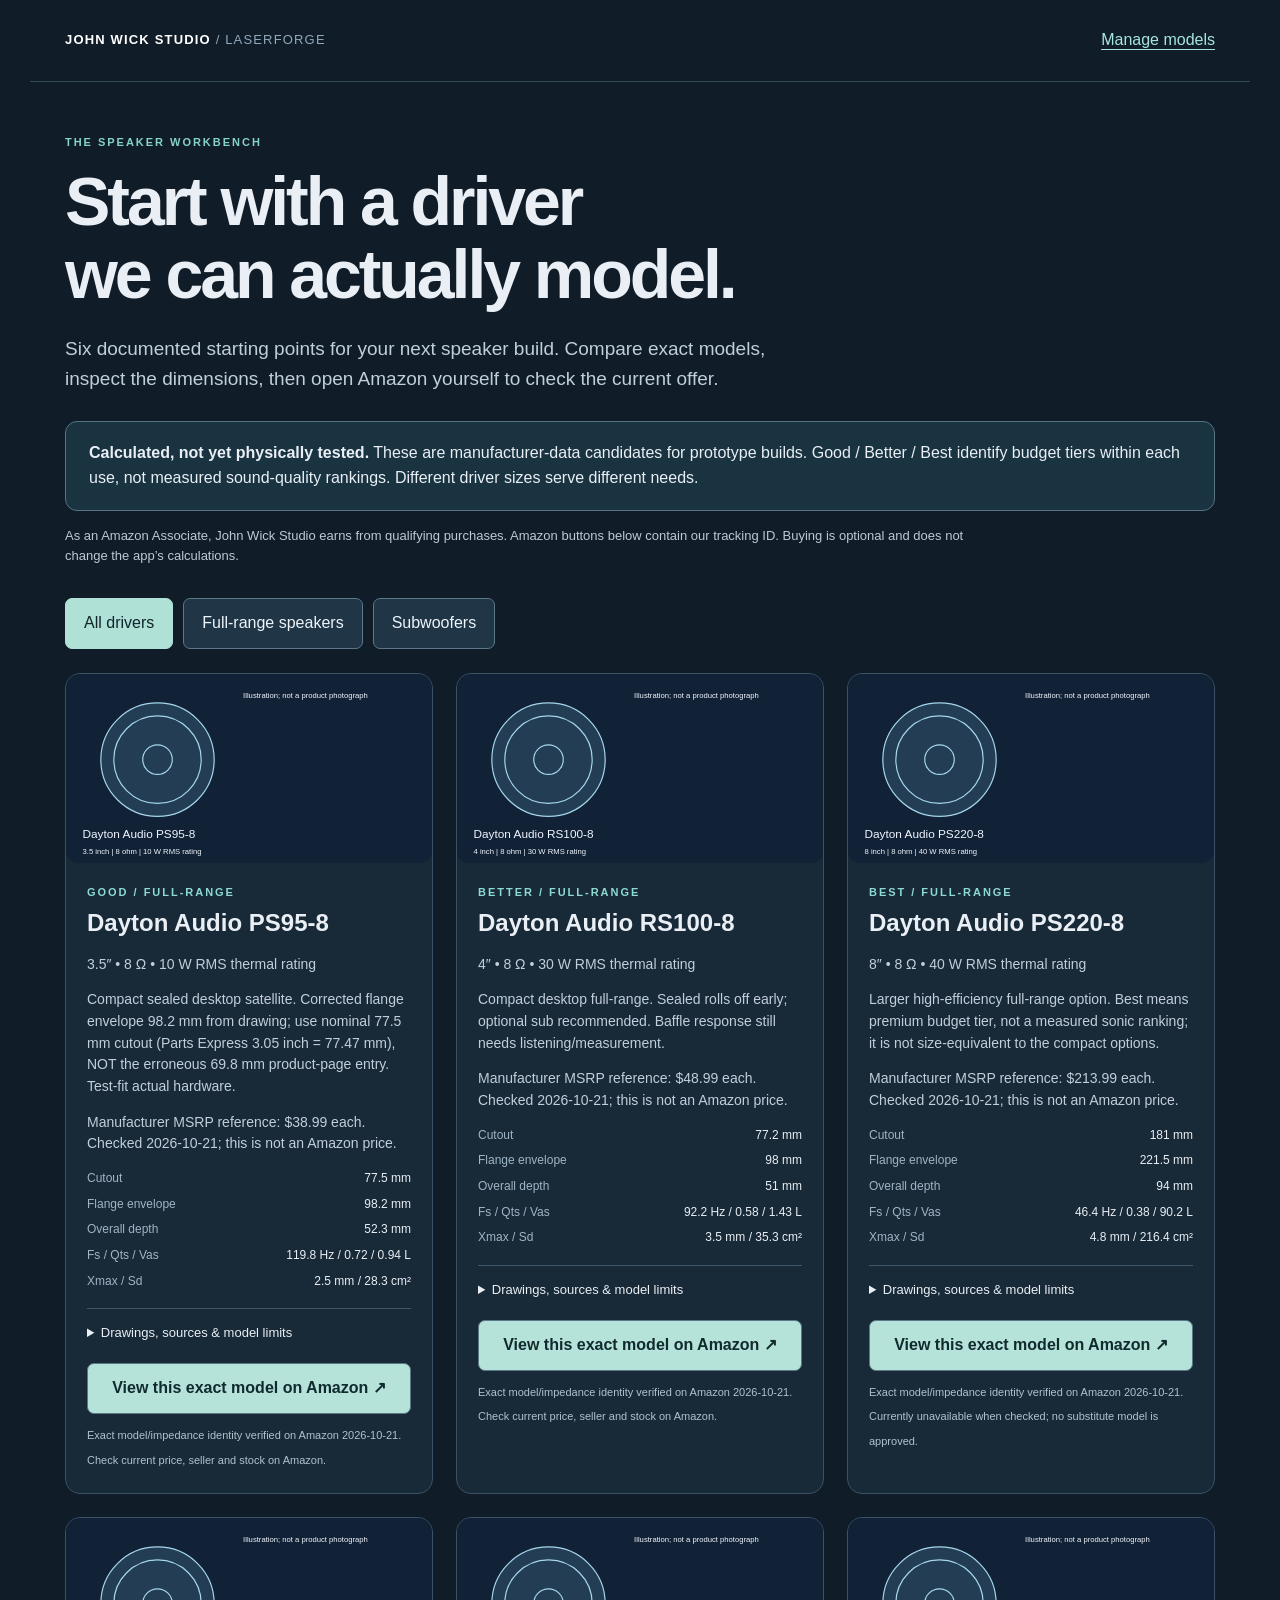
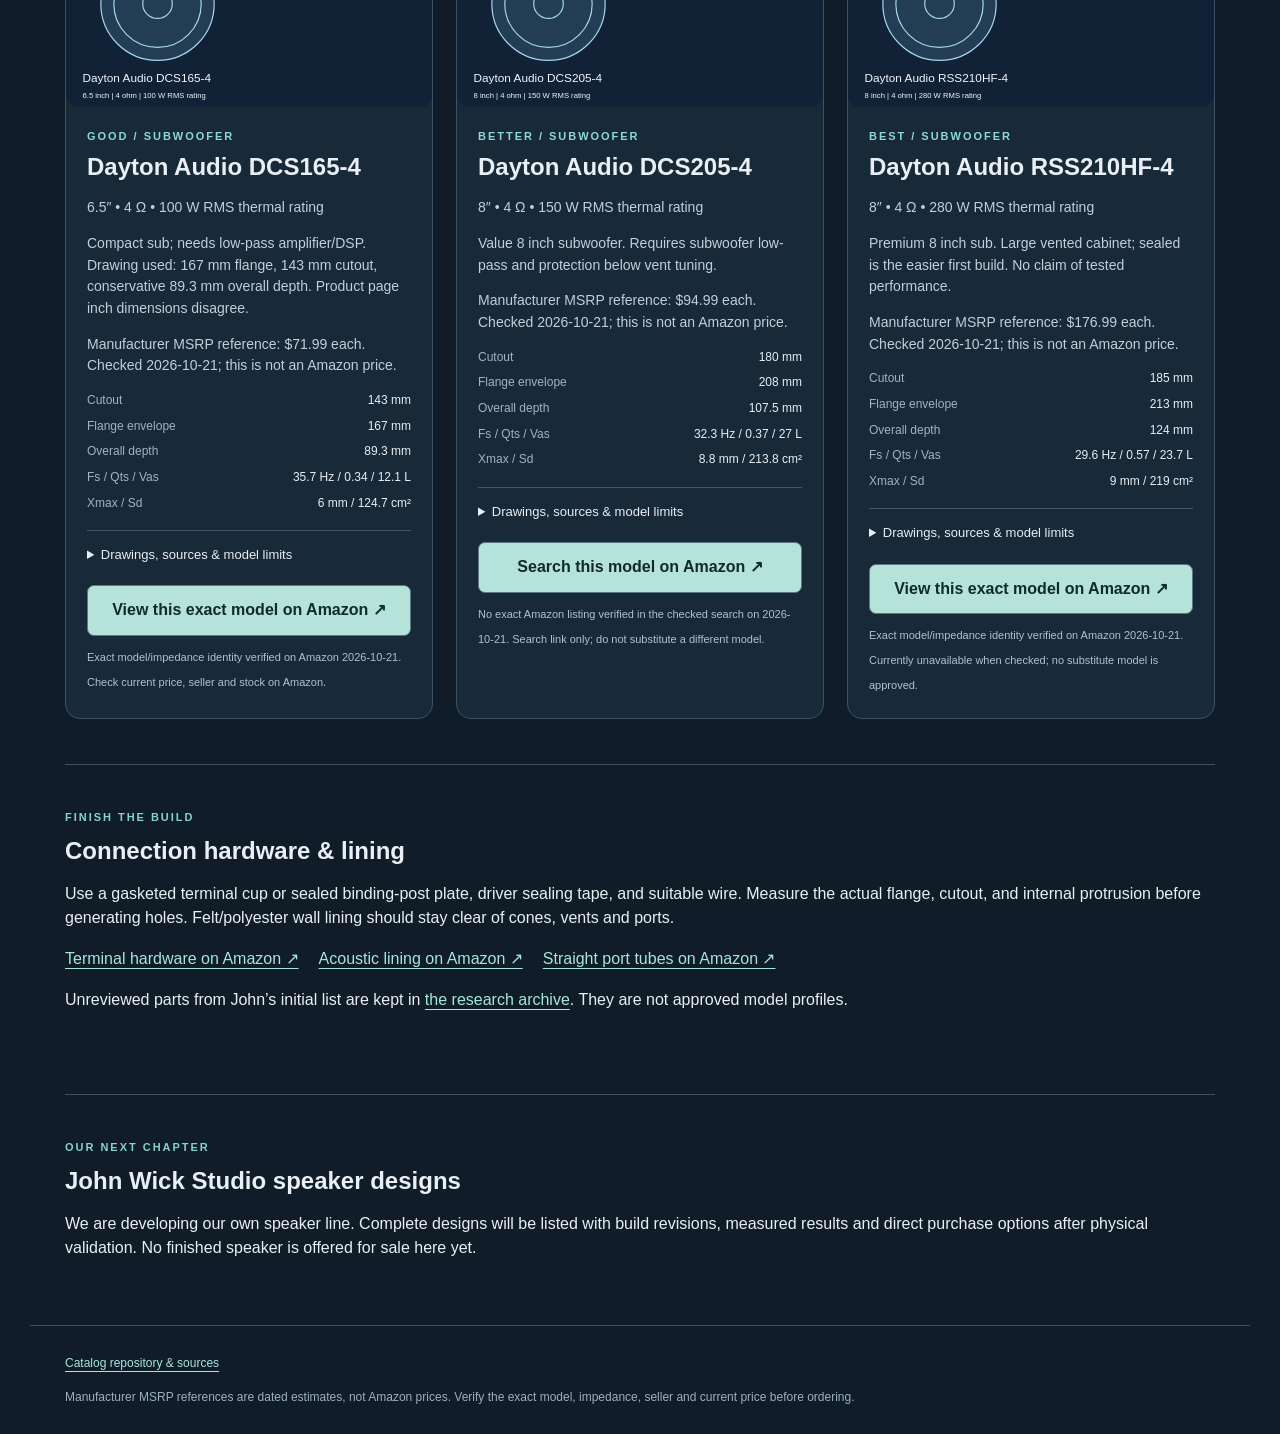
<file: index.html>
<!doctype html><html lang="en"><meta charset="utf-8"><meta name="viewport" content="width=device-width, initial-scale=1"><title>LaserForge | Supported speaker drivers</title><link rel="stylesheet" href="style.css"><body><header><a class="brand" href="./">JOHN WICK STUDIO <span>/ LASERFORGE</span></a><a href="editor.html">Manage models</a></header><main><p class="eyebrow">THE SPEAKER WORKBENCH</p><h1>Start with a driver<br>we can actually model.</h1><p class="intro">Six documented starting points for your next speaker build. Compare exact models, inspect the dimensions, then open Amazon yourself to check the current offer.</p><div class="notice"><b>Calculated, not yet physically tested.</b> These are manufacturer-data candidates for prototype builds. Good / Better / Best identify budget tiers within each use, not measured sound-quality rankings. Different driver sizes serve different needs.</div><p class="disclosure">As an Amazon Associate, John Wick Studio earns from qualifying purchases. Amazon buttons below contain our tracking ID. Buying is optional and does not change the app’s calculations.</p><nav aria-label="Driver category"><button data-kind="all" aria-pressed="true">All drivers</button><button data-kind="full_range">Full-range speakers</button><button data-kind="sub">Subwoofers</button></nav><div id="models" class="models" aria-live="polite">Loading documented models…</div><section id="hardware"><p class="eyebrow">FINISH THE BUILD</p><h2>Connection hardware &amp; lining</h2><p>Use a gasketed terminal cup or sealed binding-post plate, driver sealing tape, and suitable wire. Measure the actual flange, cutout, and internal protrusion before generating holes. Felt/polyester wall lining should stay clear of cones, vents and ports.</p><div id="hardware-links"></div><p>Unreviewed parts from John’s initial list are kept in <a href="research/source-links.json">the research archive</a>. They are not approved model profiles.</p></section><section><p class="eyebrow">OUR NEXT CHAPTER</p><h2>John Wick Studio speaker designs</h2><p>We are developing our own speaker line. Complete designs will be listed with build revisions, measured results and direct purchase options after physical validation. No finished speaker is offered for sale here yet.</p></section></main><footer><a href="https://github.com/johnwiwick/laserforge-speakers">Catalog repository &amp; sources</a><span>Manufacturer MSRP references are dated estimates, not Amazon prices. Verify the exact model, impedance, seller and current price before ordering.</span></footer><script src="guide.js"></script></body></html>
</file>
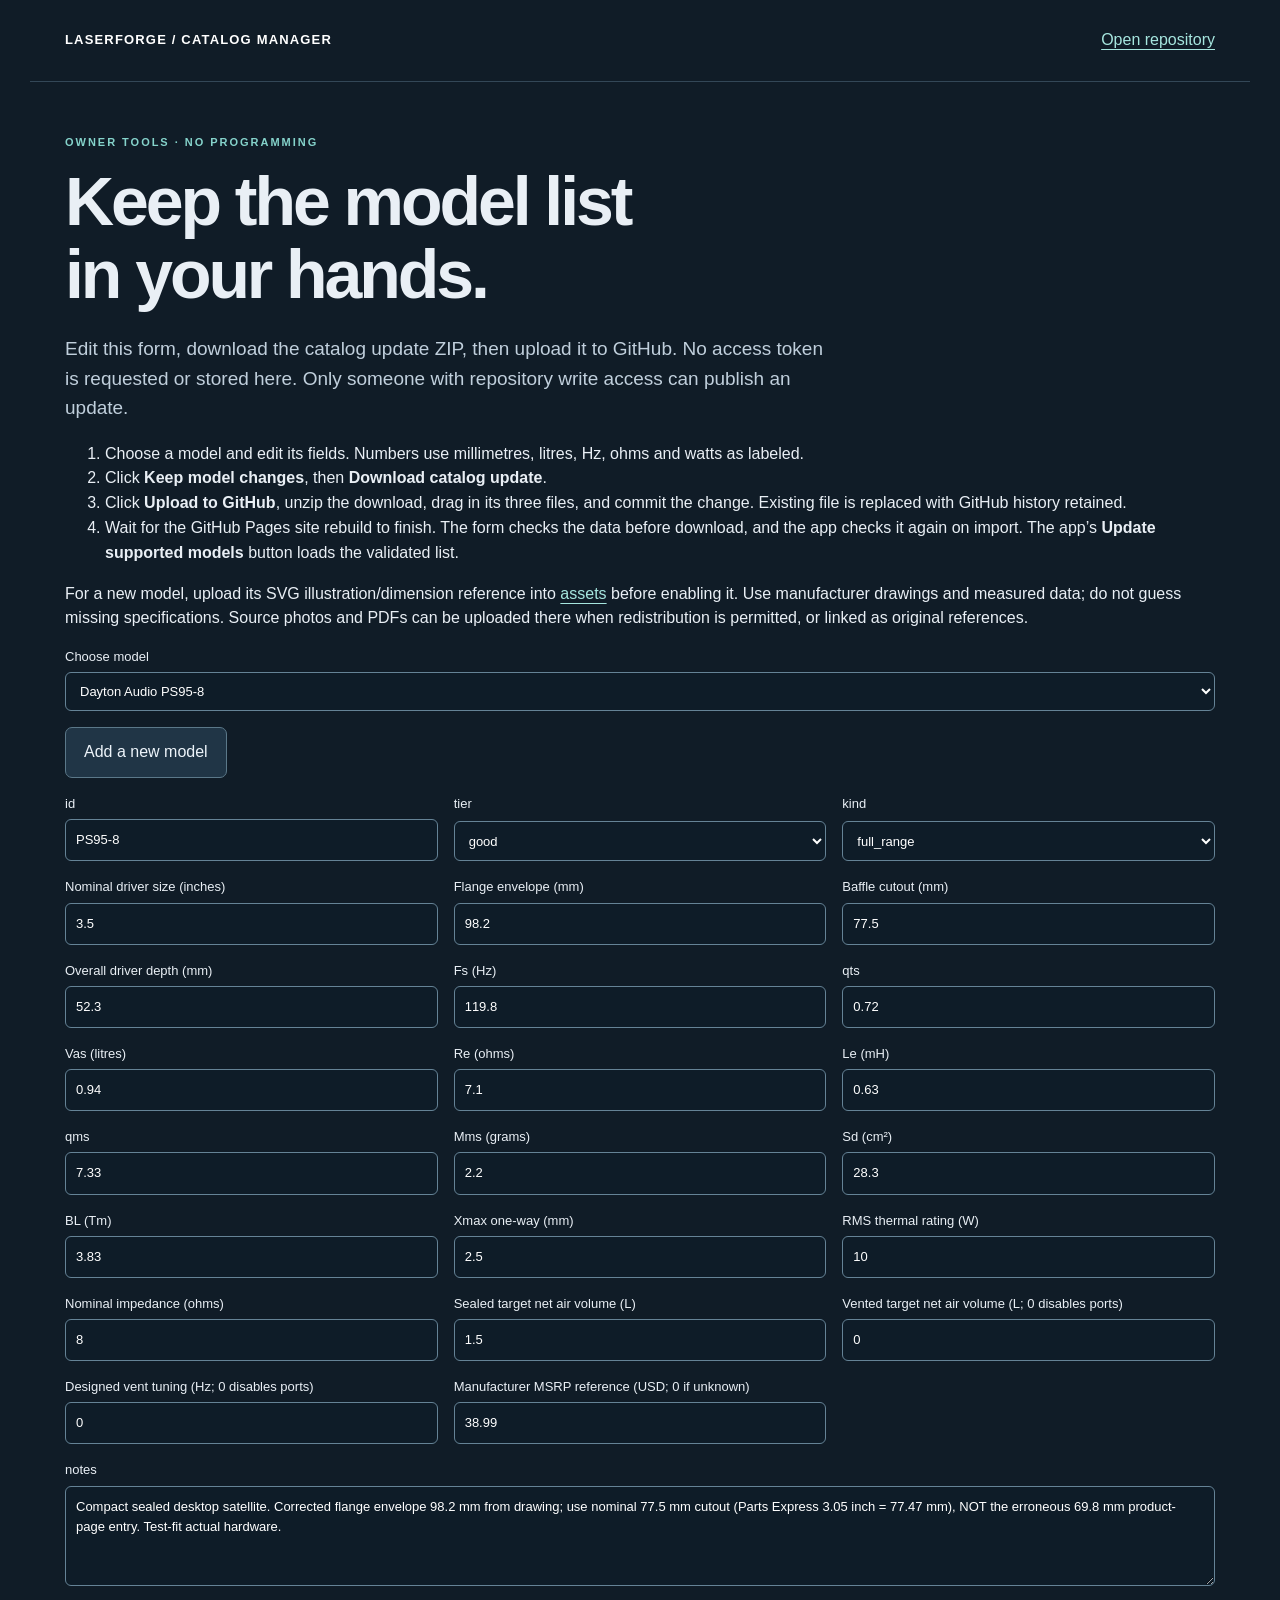
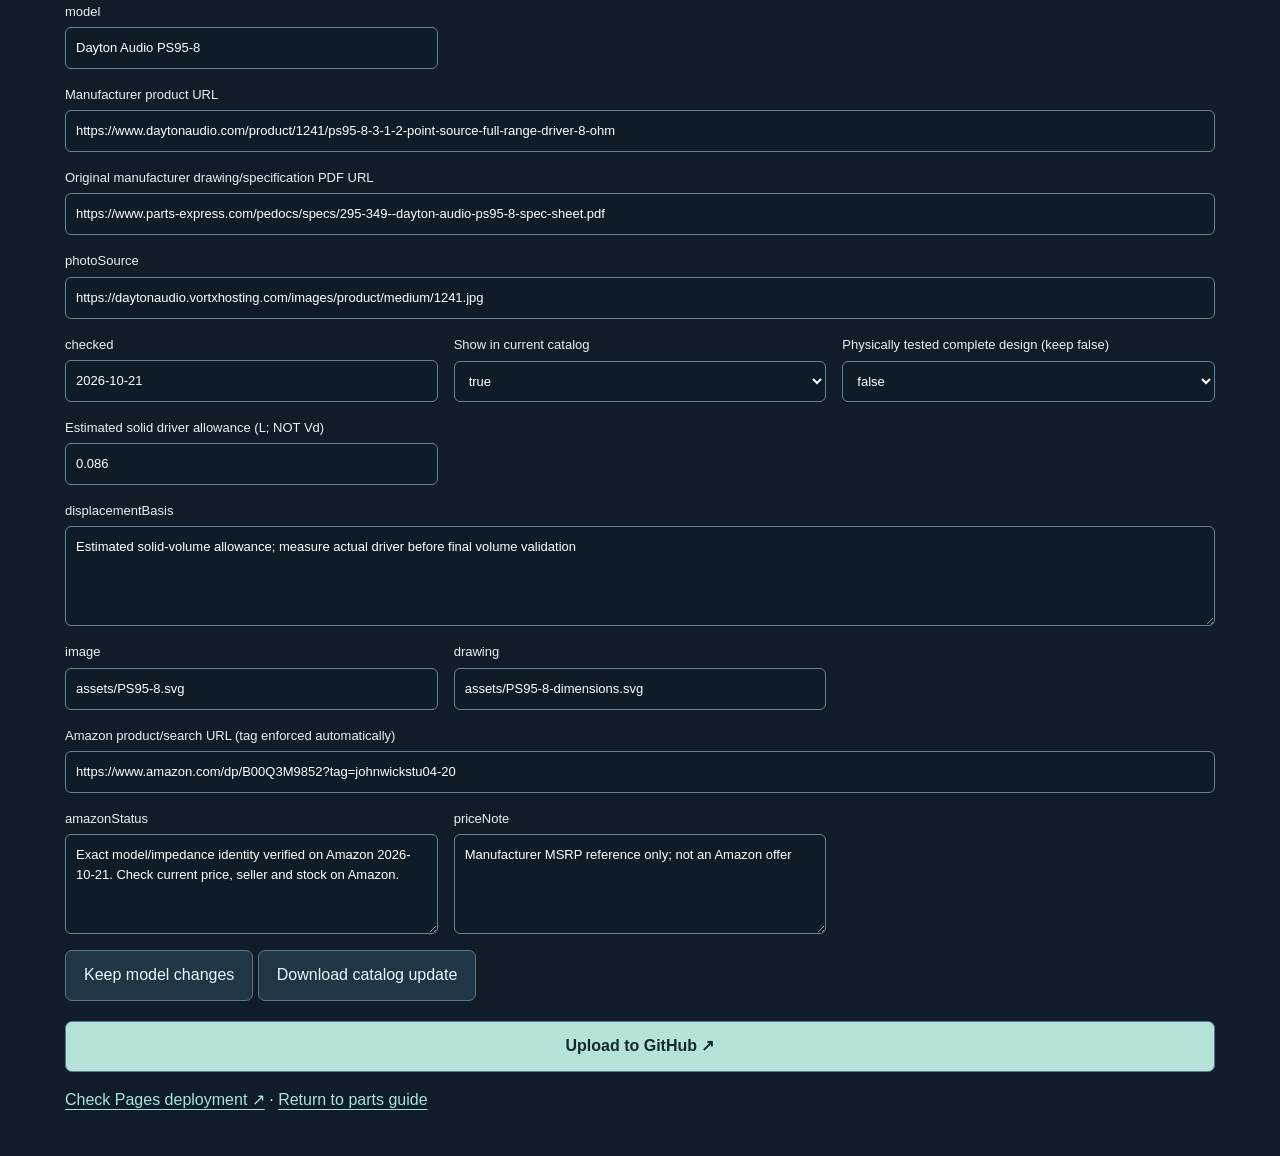
<file: editor.html>
<!doctype html><html lang="en"><meta charset="utf-8"><meta name="viewport" content="width=device-width,initial-scale=1"><title>Manage LaserForge speaker models</title><link rel="stylesheet" href="style.css"><body><header><a class="brand" href="./">LASERFORGE / CATALOG MANAGER</a><a href="https://github.com/johnwiwick/laserforge-speakers">Open repository</a></header><main><p class="eyebrow">OWNER TOOLS · NO PROGRAMMING</p><h1>Keep the model list<br>in your hands.</h1><p class="intro">Edit this form, download the catalog update ZIP, then upload it to GitHub. No access token is requested or stored here. Only someone with repository write access can publish an update.</p><ol><li>Choose a model and edit its fields. Numbers use millimetres, litres, Hz, ohms and watts as labeled.</li><li>Click <b>Keep model changes</b>, then <b>Download catalog update</b>.</li><li>Click <b>Upload to GitHub</b>, unzip the download, drag in its three files, and commit the change. Existing file is replaced with GitHub history retained.</li><li>Wait for the GitHub Pages site rebuild to finish. The form checks the data before download, and the app checks it again on import. The app’s <b>Update supported models</b> button loads the validated list.</li></ol><p>For a new model, upload its SVG illustration/dimension reference into <a href="https://github.com/johnwiwick/laserforge-speakers/tree/main/assets">assets</a> before enabling it. Use manufacturer drawings and measured data; do not guess missing specifications. Source photos and PDFs can be uploaded there when redistribution is permitted, or linked as original references.</p><label>Choose model<select id="pick"></select></label><p><button id="new">Add a new model</button></p><form id="form" class="editor-fields"></form><p><button id="keep">Keep model changes</button> <button id="download">Download catalog update</button> <a class="buy" href="https://github.com/johnwiwick/laserforge-speakers/upload/main" target="_blank" rel="noopener">Upload to GitHub ↗</a></p><p id="status" role="status"></p><p><a href="https://github.com/johnwiwick/laserforge-speakers/actions">Check Pages deployment ↗</a> · <a href="./">Return to parts guide</a></p></main><script src="editor.js"></script></body></html>
</file>
<file: style.css>
:root{font-family:Inter,-apple-system,BlinkMacSystemFont,"Segoe UI",sans-serif;color:#e9eff5;background:#101c27;line-height:1.55}*{box-sizing:border-box}body{margin:0}header,main,footer{max-width:1220px;margin:auto;padding:28px 35px}header{display:flex;align-items:center;justify-content:space-between;border-bottom:1px solid #334757}a{color:#a6e6df;text-underline-offset:4px}.brand{font-size:13px;font-weight:800;letter-spacing:.09em;text-decoration:none;color:white}.brand span{color:#91a8bb;font-weight:400}h1{font-size:clamp(36px,6vw,68px);line-height:1.07;letter-spacing:-.045em;margin:14px 0 24px;max-width:850px}h2{font-size:24px;line-height:1.2;margin:8px 0 16px}.intro{font-size:19px;color:#c0cfdc;max-width:760px}.eyebrow{font-size:11px;text-transform:uppercase;letter-spacing:.18em;color:#85d3cb;font-weight:700;margin-top:24px}.notice{padding:19px 23px;border:1px solid #547581;background:#1a3340;border-radius:12px;margin:28px 0 15px}.disclosure{font-size:13px;color:#bdc9d4;max-width:920px}nav{display:flex;gap:10px;flex-wrap:wrap;margin:32px 0 24px}button,.buy{padding:12px 18px;border:1px solid #5b7889;border-radius:7px;background:#203546;color:#edf4fa;font:inherit;cursor:pointer}button[aria-pressed=true]{background:#afe1d7;border-color:#afe1d7;color:#11252b}.models{display:grid;grid-template-columns:repeat(3,minmax(0,1fr));gap:23px}.card{border:1px solid #3b5266;border-radius:15px;overflow:hidden;background:#182937}.card>img{width:100%;display:block}.card-body{padding:21px}.card p{font-size:14px;color:#c2cfdb}.card .eyebrow{color:#8cdad2;font-size:11px;margin:0}dl{display:grid;grid-template-columns:1fr 1fr;font-size:12px;gap:7px}dt{color:#9eb5c7}dd{margin:0;text-align:right}details{border-top:1px solid #3e576a;margin:18px 0;padding-top:14px;font-size:13px}summary{cursor:pointer}details img{width:100%;margin-top:15px}.buy{display:block;text-align:center;background:#b5e3d9;color:#102a2e;text-decoration:none;font-weight:650;margin:20px 0 8px}.card small{font-size:11px;color:#b1c2ce}section{border-top:1px solid #3d5261;margin-top:45px;padding:20px 0}#hardware-links{display:flex;gap:20px;flex-wrap:wrap}footer{display:grid;gap:15px;font-size:12px;color:#9db0bf;border-top:1px solid #3a5262}button:focus-visible,a:focus-visible,input:focus-visible,select:focus-visible{outline:3px solid #d3fbff;outline-offset:3px}@media(max-width:1000px){.models{grid-template-columns:repeat(2,minmax(0,1fr))}}@media(max-width:650px){header,main,footer{padding:22px}.models{grid-template-columns:1fr}.brand span{display:block}header{gap:15px}}
.editor-fields{display:grid;grid-template-columns:repeat(3,minmax(0,1fr));gap:16px}label{display:grid;gap:5px;font-size:13px}input,select,textarea{width:100%;background:#0e1c28;border:1px solid #658396;border-radius:6px;color:white;padding:10px;font:inherit}textarea{min-height:100px}.editor-fields .wide{grid-column:1/-1}#status{white-space:pre-wrap;color:#b7e7dd}@media(max-width:700px){.editor-fields{grid-template-columns:1fr}}

.card.chosen{outline:2px solid #8fdfd4;outline-offset:3px}
</file>
